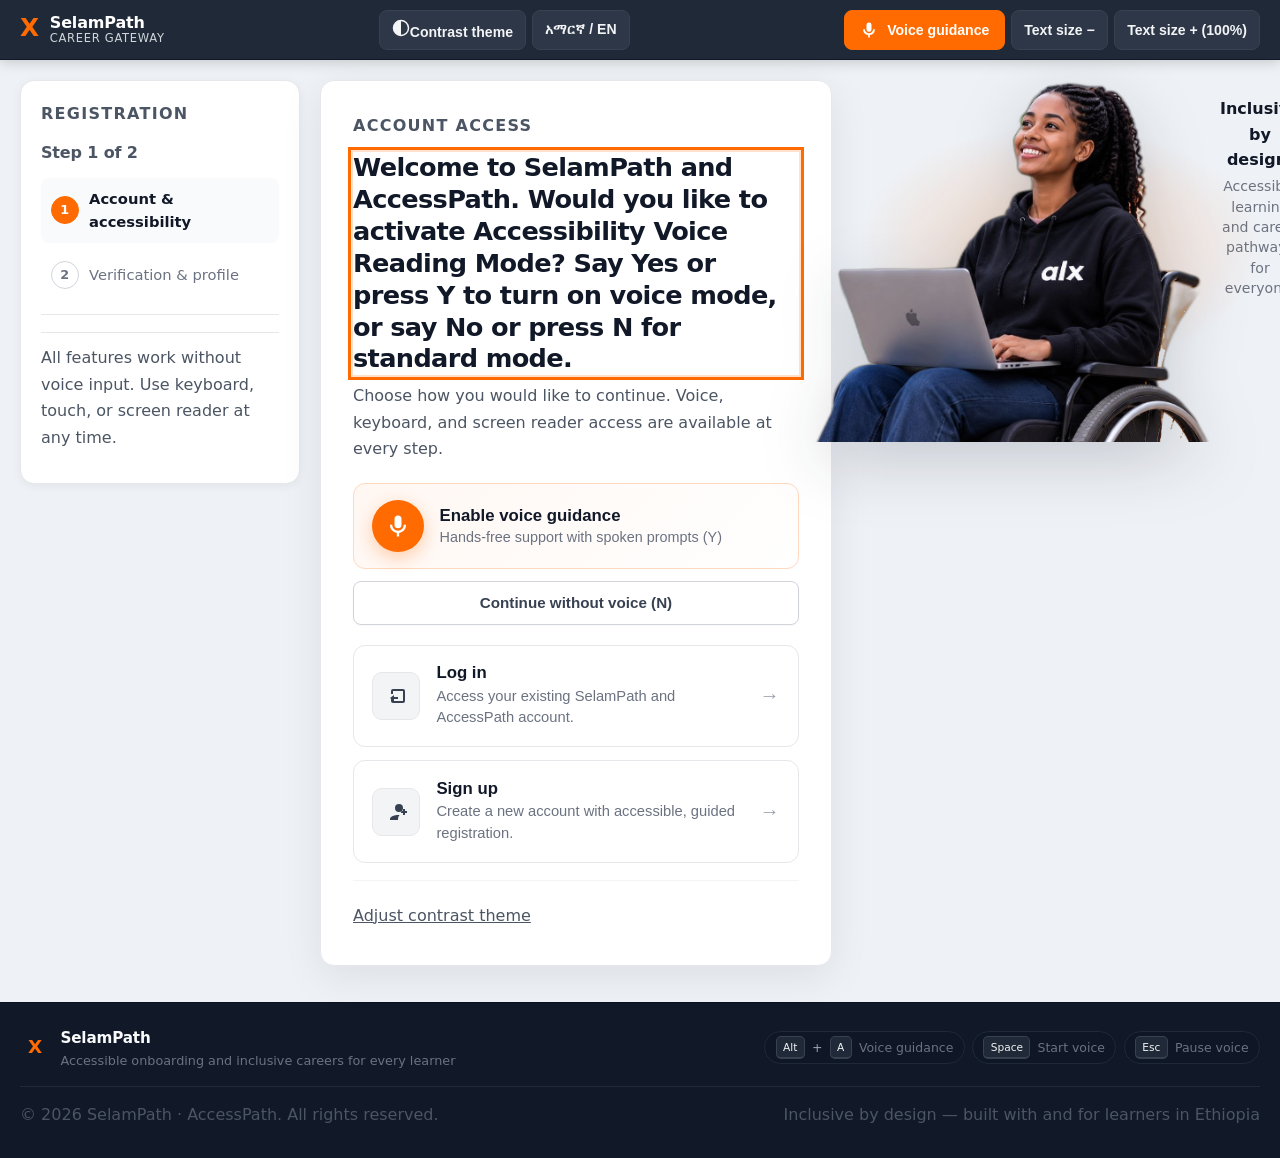
<file: frontend/index.html>
<!DOCTYPE html>
<html lang="en">
<head>
  <meta charset="UTF-8" />
  <meta name="viewport" content="width=device-width, initial-scale=1.0" />
  <meta name="description" content="SelamPath is an accessible onboarding and career gateway for learners in Ethiopia. AccessPath connects skills to inclusive employers." />
  <meta name="theme-color" content="#2583F6" />
  <!-- Set this to your deployed backend URL in production, e.g. https://selampath-api.onrender.com/api/v1 -->
  <meta name="selampath-api-base" content="" />
  <title>SelamPath — Accessible Onboarding &amp; AccessPath Careers</title>
  <link rel="stylesheet" href="./css/accessibility-themes.css?v=21" />
</head>
<body class="db-theme-default page-app">
  <a class="db-skip-link" href="#main-content">Skip to main content</a>
  <div class="page-bg" aria-hidden="true">
    <span class="orb orb-a"></span>
    <span class="orb orb-b"></span>
    <span class="orb orb-c"></span>
    <span class="page-grid"></span>
  </div>
  <div class="page-wrapper page-wrapper-full">
    <main id="main-content" tabindex="-1" class="app-main">
      <h1 class="db-sr-only">SelamPath — Accessible onboarding and AccessPath careers</h1>
      <digital-bridge-onboarding lang="en"></digital-bridge-onboarding>
    </main>
  </div>

  <script src="./js/config.js?v=21"></script>
  <script src="./js/i18n.js?v=21"></script>
  <script src="./js/state-manager.js?v=21"></script>
  <script src="./js/voice-engine.js?v=21"></script>
  <script src="./js/digital-bridge-onboarding.js?v=21"></script>
</body>
</html>
</file>
<file: frontend/css/accessibility-themes.css>
:root {
  --db-bg: #f3f4f6;
  --db-card-bg: #ffffff;
  --db-fg: #111827;
  --db-muted: #4b5563;
  --db-border: #e5e7eb;
  --db-accent: #FF6B00;
  --db-accent-hover: #e55f00;
  --db-accent-soft: #fff3e8;
  --db-accent-fg: #ffffff;
  --db-navy: #0f172a;
  --db-charcoal: #1f2937;
  --db-charcoal-2: #111827;
  --db-surface: #ffffff;
  --db-shadow: 0 8px 30px rgba(17, 24, 39, 0.08);
  --db-shadow-soft: 0 2px 10px rgba(17, 24, 39, 0.06);
  --db-radius: 14px;
  --db-radius-sm: 10px;
  --db-zoom: 1;
}

body {
  margin: 0;
  font-family: "Inter", "Segoe UI Variable", "Segoe UI", system-ui, -apple-system, Roboto, "Helvetica Neue", Arial, sans-serif;
  background: #eef1f5;
  color: var(--db-fg);
  line-height: 1.6;
  min-height: 100vh;
  -webkit-font-smoothing: antialiased;
}

@media (prefers-reduced-motion: reduce) {
  *, *::before, *::after {
    animation: none !important;
    transition: none !important;
    scroll-behavior: auto !important;
  }
}

body.db-theme-default,
.db-theme-default {
  --db-bg: #f3f4f6;
  --db-card-bg: #ffffff;
  --db-fg: #111827;
  --db-muted: #4b5563;
  --db-border: #e5e7eb;
  --db-accent: #FF6B00;
  --db-accent-fg: #ffffff;
}

body.db-theme-dark_yellow,
.db-theme-dark_yellow {
  --db-bg: #000000;
  --db-card-bg: #0a0a0a;
  --db-fg: #ffff00;
  --db-border: #ffff00;
  --db-accent: #ffff00;
  --db-accent-fg: #000000;
}

body.db-theme-light_yellow,
.db-theme-light_yellow {
  --db-bg: #ffffcc;
  --db-card-bg: #ffff99;
  --db-fg: #000000;
  --db-border: #000000;
  --db-accent: #000000;
  --db-accent-fg: #ffff00;
}

body.db-theme-dark_white,
.db-theme-dark_white {
  --db-bg: #000000;
  --db-card-bg: #121212;
  --db-fg: #ffffff;
  --db-border: #ffffff;
  --db-accent: #ffffff;
  --db-accent-fg: #000000;
}

*:focus-visible {
  outline: 3px solid #FF6B00 !important;
  outline-offset: 2px;
  box-shadow: 0 0 0 4px rgba(255, 107, 0, 0.2);
}

.page-bg { display: none; }

.page-wrapper {
  max-width: 1120px;
  margin: 0 auto;
  padding: 2.25rem 1.25rem 4rem;
  position: relative;
}

.page-wrapper-full {
  max-width: 100%;
  width: 100%;
  margin: 0;
  padding: 0;
  min-height: 100vh;
  box-sizing: border-box;
  background: #eef1f5;
}

.page-app .app-main {
  min-height: 100vh;
}

.db-skip-link {
  position: absolute;
  left: -9999px;
  top: 0;
  z-index: 2000;
  padding: 0.75rem 1rem;
  background: #ffffff;
  color: #111827;
  border: 2px solid #FF6B00;
  border-radius: 0 0 8px 0;
  font-weight: 700;
  box-shadow: 0 4px 12px rgba(17,24,39,0.12);
}

.db-skip-link:focus { left: 0; }

/* (legacy hero/page-header styles removed; app uses db-topnav + db-shell layout) */

.site-footer {
  margin-top: 2.75rem;
  padding-top: 1.5rem;
  border-top: 1px solid var(--db-border);
  font-size: 0.95rem;
  color: var(--db-muted);
}

.site-footer kbd {
  padding: 0.15rem 0.45rem;
  border: 1px solid #cbd5e1;
  border-bottom-width: 2px;
  border-radius: 7px;
  font-family: inherit;
  background: #fff;
  color: #0f172a;
  box-shadow: 0 1px 0 rgba(15,23,42,0.04);
}

.db-brand {
  display: flex;
  justify-content: space-between;
  align-items: flex-start;
  flex-wrap: wrap;
  gap: 0.5rem;
  padding-bottom: 0.75rem;
  margin-bottom: 0.75rem;
  border-bottom: 2px solid var(--db-border);
}

.db-brand-name {
  margin: 0;
  font-size: 1.4em;
  font-weight: 800;
  letter-spacing: 0.01em;
}

.db-brand-tagline {
  margin: 0.15rem 0 0;
  font-size: 0.95em;
}

.db-brand-partner {
  align-self: center;
  padding: 0.25rem 0.6rem;
  border: 2px solid var(--db-border);
  border-radius: 999px;
  font-weight: 700;
  font-size: 0.85em;
}

.db-colors-panel {
  margin-bottom: 1rem;
  border: 1px solid var(--db-border);
  border-radius: 12px;
  padding: 0.6rem 0.9rem;
  background: #fbfdfc;
}

.db-colors-panel summary {
  cursor: pointer;
  font-weight: 700;
  min-height: 32px;
  color: #334e68;
}

.db-colors-grid {
  display: flex;
  flex-wrap: wrap;
  gap: 0.85rem;
  align-items: end;
  padding-top: 0.6rem;
}

.db-colors-grid label {
  display: flex;
  flex-direction: column;
  gap: 0.3rem;
  font-weight: 600;
  color: #334e68;
}

.db-colors-grid input[type="color"] {
  width: 96px;
  height: 48px;
  padding: 0;
  border: 1.5px solid #c9d6d3;
  border-radius: 10px;
  background: var(--db-card-bg);
  cursor: pointer;
}

.db-widget-root {
  font-size: calc(1rem * var(--db-zoom));
  zoom: var(--db-zoom);
  position: relative;
  background: transparent;
  color: var(--db-fg);
  border: none;
  border-radius: 0;
  padding: 0;
  box-sizing: border-box;
  max-width: 100%;
  min-height: calc(100vh - 1.5rem);
  overflow-wrap: break-word;
  box-shadow: none;
  backdrop-filter: none;
  animation: cardIn 0.45s cubic-bezier(.2,.8,.2,1);
}

.db-widget-root::before { display: none; }

@keyframes cardIn {
  from { opacity: 0; transform: translateY(12px) scale(0.995); }
  to { opacity: 1; transform: translateY(0) scale(1); }
}

.db-brand {
  display: flex;
  justify-content: space-between;
  align-items: flex-start;
  flex-wrap: wrap;
  gap: 0.75rem;
  padding: 0.25rem 0 1.1rem;
  margin-bottom: 1.1rem;
  border-bottom: 1px solid var(--db-border);
}

.db-brand-name { margin: 0; font-size: 1.4em; font-weight: 800; letter-spacing: -0.02em; color: #0f172a; }
.db-brand-tagline { margin: 0.25rem 0 0; color: var(--db-muted); font-size: 0.98em; }
.db-brand-partner {
  align-self: center;
  padding: 0.35rem 0.8rem;
  border: 1px solid rgba(37, 131, 246, 0.25);
  border-radius: 999px;
  font-weight: 700;
  font-size: 0.85em;
  color: #1d4ed8;
  background: linear-gradient(135deg, rgba(33,150,243,0.1), rgba(51,133,255,0.14));
}

.db-toolbar {
  display: flex;
  flex-wrap: wrap;
  align-items: center;
  gap: 0.4rem;
  padding: 0;
  margin: 0;
  border: none;
}

.db-topnav .db-btn {
  min-width: 44px;
  min-height: 40px;
  padding: 0.45rem 0.75rem;
  font-size: 0.88rem;
  font-weight: 600;
  border-radius: 8px;
  border: 1px solid #374151;
  background: #2d3748;
  color: #f3f4f6;
  cursor: pointer;
  transition: background 0.15s ease, border-color 0.15s ease, color 0.15s ease;
  box-shadow: none;
}
.db-topnav .db-btn:hover { background: #374151; border-color: #4b5563; transform: none; box-shadow: none; }
.db-topnav .db-btn:active { transform: none; }
.db-topnav .db-btn-primary { background: #374151; color: #fff; border-color: #4b5563; box-shadow: none; }
.db-topnav .db-btn-voice {
  display: inline-flex; align-items: center; gap: 0.5rem;
  background: #FF6B00; color: #fff; border-color: #FF6B00;
  font-weight: 700; padding: 0.45rem 0.9rem;
}
.db-topnav .db-btn-voice:hover { background: #e55f00; border-color: #e55f00; }
.db-topnav .db-btn-voice[aria-pressed="true"] { background: #c2410c; border-color: #c2410c; box-shadow: inset 0 0 0 2px rgba(255,255,255,0.25); }
.db-mic-icon, .db-voice-banner-icon { display: inline-flex; align-items: center; justify-content: center; }
.db-mic-icon svg { display: block; }

.db-btn {
  min-width: 48px;
  min-height: 44px;
  padding: 0.6rem 1rem;
  font-size: 0.95rem;
  font-weight: 600;
  border-radius: 8px;
  border: 1px solid #d1d5db;
  background: #ffffff;
  color: #111827;
  cursor: pointer;
  transition: background 0.15s ease, border-color 0.15s ease, box-shadow 0.15s ease;
  box-shadow: 0 1px 2px rgba(17,24,39,0.04);
}
.db-btn:hover { background: #f9fafb; border-color: #9ca3af; }
.db-btn:active { background: #f3f4f6; }

.db-btn-primary {
  background: #FF6B00;
  color: #ffffff;
  border-color: #FF6B00;
  box-shadow: 0 1px 2px rgba(17,24,39,0.05);
}
.db-btn-primary:hover { background: #e55f00; border-color: #e55f00; }
.db-btn-secondary { background: #fff; color: #374151; border-color: #d1d5db; }
.db-link-btn { background: none; border: none; padding: 0; color: #4b5563; text-decoration: underline; font: inherit; cursor: pointer; min-height: 44px; }
.db-link-btn:hover { color: #FF6B00; }

.db-input,
.db-textarea,
.db-select {
  width: 100%;
  min-height: 48px;
  padding: 0.8rem 0.95rem;
  font-size: 1.02em;
  border: 1.5px solid #d8e2ee;
  border-radius: 12px;
  background: #f8fbff;
  color: var(--db-fg);
  box-sizing: border-box;
  font-family: inherit;
  transition: border-color 0.2s ease, box-shadow 0.2s ease, background 0.2s ease;
}

.db-input:hover, .db-textarea:hover, .db-select:hover { border-color: #b9d3fb; }

.db-input:focus, .db-textarea:focus, .db-select:focus {
  border-color: #FF6B00;
  box-shadow: 0 0 0 3px rgba(255, 107, 0, 0.15);
  background: #ffffff;
  outline: none;
}

.db-textarea { min-height: 96px; resize: vertical; }

.db-voice-banner {
  display: flex;
  align-items: center;
  gap: 0.75rem;
  padding: 0.85rem 1rem;
  margin-bottom: 1rem;
  border-radius: 10px;
  border: 1px solid #fed7aa;
  border-left: 4px solid #FF6B00;
  background: #fffaf5;
  color: #1f2937;
}
.db-voice-banner-icon {
  color: #FF6B00;
  flex: 0 0 auto;
  width: 36px; height: 36px;
  border-radius: 50%;
  background: #fff3e8;
}
.db-voice-banner-text { margin: 0; font-size: 0.95rem; font-weight: 500; color: #374151; line-height: 1.45; }

.db-status-banner {
  padding: 0.85rem 1rem;
  margin-bottom: 1rem;
  border-radius: 10px;
  border: 1px solid #e5e7eb;
  background: #f9fafb;
  font-weight: 500;
  color: #374151;
}

.db-error-banner {
  padding: 0.85rem 1rem;
  margin-bottom: 1rem;
  border-radius: 10px;
  border: 1px solid #fecaca;
  border-left: 4px solid #dc2626;
  background: #fff7f7;
  color: #991b1b;
  font-weight: 600;
}

@keyframes fadeSlide {
  from { opacity: 0; transform: translateY(-4px); }
  to { opacity: 1; transform: translateY(0); }
}

.db-card {
  position: relative;
  padding: 1.25rem 1.35rem;
  margin-bottom: 1rem;
  border: 1px solid #e5e7eb;
  border-radius: 12px;
  background: #ffffff;
  box-shadow: var(--db-shadow-soft);
}

.db-card:hover { border-color: #e5e7eb; box-shadow: var(--db-shadow-soft); transform: none; }

@keyframes riseIn {
  from { opacity: 0; transform: translateY(8px); }
  to { opacity: 1; transform: translateY(0); }
}

.db-grid {
  display: grid;
  grid-template-columns: repeat(auto-fit, minmax(260px, 1fr));
  gap: 1.1rem;
  margin: 1.1rem 0;
}

.db-option-card {
  display: flex;
  align-items: center;
  width: 100%;
  text-align: left;
  gap: 0.75rem;
  min-height: 54px;
  padding: 0.9rem 1rem;
  margin-bottom: 0.65rem;
  border: 1.5px solid #d8e2ee;
  border-radius: 14px;
  background: #ffffff;
  color: var(--db-fg);
  font-size: 1em;
  font-weight: 600;
  cursor: pointer;
  transition: transform 0.15s ease, box-shadow 0.2s ease, border-color 0.2s ease, background 0.2s ease;
}

.db-option-card:hover {
  transform: translateY(-1px);
  border-color: #2583F6;
  background: linear-gradient(135deg, #ffffff, #f0f7ff);
  box-shadow: 0 10px 22px rgba(37, 131, 246, 0.14);
}

.db-actions-row {
  display: flex;
  flex-wrap: wrap;
  gap: 0.75rem;
  margin-top: 1.1rem;
  align-items: center;
}

.db-progress-bar {
  width: 100%;
  height: 12px;
  border: none;
  border-radius: 999px;
  overflow: hidden;
  background: #E8EEF5;
  box-shadow: inset 0 1px 2px rgba(15, 23, 42, 0.06);
}

.db-progress-fill {
  height: 100%;
  background: linear-gradient(90deg, #2196F3 0%, #2583F6 50%, #3385FF 100%);
  border-radius: 999px;
  transition: width 0.6s cubic-bezier(.2,.8,.2,1);
  box-shadow: 0 0 0 1px rgba(255,255,255,0.25) inset;
}

.db-passport {
  border: 3px solid var(--db-border);
  border-radius: 12px;
  padding: 1.25rem;
  background: var(--db-card-bg);
}

.db-passport-header {
  display: flex;
  justify-content: space-between;
  align-items: flex-start;
  flex-wrap: wrap;
  gap: 1rem;
  padding-bottom: 1rem;
  border-bottom: 2px solid var(--db-border);
}

.db-passport-kicker {
  margin: 0;
  font-size: 0.85rem;
  font-weight: 700;
  letter-spacing: 0.08em;
  text-transform: uppercase;
}

.db-passport-name {
  margin: 0.15rem 0 0;
  font-size: 1.25rem;
  font-weight: 800;
}

.db-readiness-badge {
  padding: 0.4rem 0.8rem;
  border: 3px solid currentColor;
  border-radius: 999px;
  font-size: 0.9rem;
  font-weight: 800;
  white-space: nowrap;
}

/* Border style reinforces the readiness label without relying on colour alone. */
.db-readiness-job_ready {
  border-style: double;
  color: #1e3a8a;
  background: linear-gradient(135deg, #eff6ff, #dbeafe);
}

.db-readiness-building {
  border-style: dashed;
  color: #1d4ed8;
  background: #f0f7ff;
}

.db-readiness-exploring {
  border-style: dotted;
  color: #334155;
  background: #F4F6F8;
}

.db-passport-meta {
  margin: 0.75rem 0 0;
  font-size: 0.95rem;
  color: var(--db-muted);
}

.db-passport-list {
  margin: 0.35rem 0 1rem;
  padding-left: 1.35rem;
}

.db-passport-list li {
  margin-bottom: 0.3rem;
}

.db-passport-note {
  margin-top: 0.5rem;
  padding: 0.9rem 1rem;
  border: 2px dashed #b9d3fb;
  border-radius: 12px;
  background: linear-gradient(135deg, #f0f7ff, #ffffff);
  color: #1e3a8a;
}

/* Preserve strong, clear styling for high-contrast accessibility themes */
body.db-theme-dark_yellow .db-widget-root,
body.db-theme-light_yellow .db-widget-root,
body.db-theme-dark_white .db-widget-root,
.db-theme-dark_yellow .db-widget-root,
.db-theme-light_yellow .db-widget-root,
.db-theme-dark_white .db-widget-root {
  background: var(--db-card-bg) !important;
  backdrop-filter: none !important;
  box-shadow: none !important;
  border: 3px solid var(--db-border) !important;
  animation: none !important;
}
body.db-theme-dark_yellow .db-widget-root::before,
body.db-theme-light_yellow .db-widget-root::before,
body.db-theme-dark_white .db-widget-root::before { display: none; }
body.db-theme-dark_yellow .db-btn,
body.db-theme-light_yellow .db-btn,
body.db-theme-dark_white .db-btn,
body.db-theme-dark_yellow .db-card,
body.db-theme-light_yellow .db-card,
body.db-theme-dark_white .db-card,
body.db-theme-dark_yellow .db-option-card,
body.db-theme-light_yellow .db-option-card,
body.db-theme-dark_white .db-option-card,
body.db-theme-dark_yellow .db-input,
body.db-theme-light_yellow .db-input,
body.db-theme-dark_white .db-input,
body.db-theme-dark_yellow .db-status-banner,
body.db-theme-light_yellow .db-status-banner,
body.db-theme-dark_white .db-status-banner {
  background: var(--db-card-bg) !important;
  color: var(--db-fg) !important;
  box-shadow: none !important;
  border-color: var(--db-border) !important;
}
body.db-theme-dark_yellow .db-btn-primary,
body.db-theme-light_yellow .db-btn-primary,
body.db-theme-dark_white .db-btn-primary {
  background: var(--db-accent) !important;
  color: var(--db-accent-fg) !important;
}
body.db-theme-dark_yellow .db-progress-fill,
body.db-theme-light_yellow .db-progress-fill,
body.db-theme-dark_white .db-progress-fill { background: var(--db-accent) !important; }
body.db-theme-dark_yellow .page-bg, body.db-theme-light_yellow .page-bg, body.db-theme-dark_white .page-bg { display: none; }
body.db-theme-dark_yellow .db-main, body.db-theme-light_yellow .db-main, body.db-theme-dark_white .db-main { background: var(--db-card-bg) !important; backdrop-filter: none !important; box-shadow: none !important; }
body.db-theme-dark_yellow .hero-mark, body.db-theme-light_yellow .hero-mark, body.db-theme-dark_white .hero-mark { color: var(--db-fg); -webkit-text-fill-color: var(--db-fg); background: none; }
body.db-theme-dark_yellow .hero-badge, body.db-theme-light_yellow .hero-badge, body.db-theme-dark_white .hero-badge { background: var(--db-card-bg); color: var(--db-fg); box-shadow: none; }
body.db-theme-dark_yellow .hero-eyebrow, body.db-theme-light_yellow .hero-eyebrow, body.db-theme-dark_white .hero-eyebrow { background: var(--db-card-bg); color: var(--db-fg); border: 1px solid var(--db-border); }
body.db-theme-dark_yellow .db-widget-root h2, body.db-theme-light_yellow .db-widget-root h2, body.db-theme-dark_white .db-widget-root h2,
body.db-theme-dark_yellow .db-widget-root h3, body.db-theme-light_yellow .db-widget-root h3, body.db-theme-dark_white .db-widget-root h3,
body.db-theme-dark_yellow .db-widget-root p, body.db-theme-light_yellow .db-widget-root p, body.db-theme-dark_white .db-widget-root p,
body.db-theme-dark_yellow .db-widget-root label, body.db-theme-light_yellow .db-widget-root label, body.db-theme-dark_white .db-widget-root label,
body.db-theme-dark_yellow .db-brand-name, body.db-theme-light_yellow .db-brand-name, body.db-theme-dark_white .db-brand-name,
body.db-theme-dark_yellow .db-brand-tagline, body.db-theme-light_yellow .db-brand-tagline, body.db-theme-dark_white .db-brand-tagline { color: var(--db-fg) !important; }
body.db-theme-dark_yellow .db-brand-partner, body.db-theme-light_yellow .db-brand-partner, body.db-theme-dark_white .db-brand-partner { color: var(--db-fg) !important; border-color: var(--db-border) !important; }
body.db-theme-dark_yellow .db-sidebar, body.db-theme-light_yellow .db-sidebar, body.db-theme-dark_white .db-sidebar,
body.db-theme-dark_yellow .db-sidebar-card, body.db-theme-light_yellow .db-sidebar-card, body.db-theme-dark_white .db-sidebar-card,
body.db-theme-dark_yellow .db-sidebar-tip, body.db-theme-light_yellow .db-sidebar-tip, body.db-theme-dark_white .db-sidebar-tip,
body.db-theme-dark_yellow .db-sidebar-steps li, body.db-theme-light_yellow .db-sidebar-steps li, body.db-theme-dark_white .db-sidebar-steps li {
  background: var(--db-card-bg) !important; color: var(--db-fg) !important; border-color: var(--db-border) !important; box-shadow: none !important;
}
body.db-theme-dark_yellow .db-sidebar-steps li::before, body.db-theme-light_yellow .db-sidebar-steps li::before, body.db-theme-dark_white .db-sidebar-steps li::before { background: var(--db-fg) !important; box-shadow: none !important; }
body.db-theme-dark_yellow .db-sidebar-kicker, body.db-theme-light_yellow .db-sidebar-kicker, body.db-theme-dark_white .db-sidebar-kicker,
body.db-theme-dark_yellow .db-sidebar-step, body.db-theme-light_yellow .db-sidebar-step, body.db-theme-dark_white .db-sidebar-step { color: var(--db-fg) !important; }

@media print {
  .db-toolbar,
  .db-colors-panel,
  .db-actions-row,
  .db-status-banner,
  .db-error-banner,
  .site-header,
  .site-footer,
  .db-skip-link,
  .page-bg {
    display: none !important;
  }

  body,
  .db-passport,
  .db-passport .db-card {
    background: #ffffff !important;
    color: #000000 !important;
  }

  .db-passport {
    border: 0;
    padding: 0;
  }

  .db-passport .db-card {
    break-inside: avoid;
    border-color: #000000;
  }

  .db-progress-fill {
    background: #000000 !important;
  }
}

.db-sr-only {
  position: absolute;
  width: 1px;
  height: 1px;
  padding: 0;
  margin: -1px;
  overflow: hidden;
  clip: rect(0, 0, 0, 0);
  white-space: nowrap;
  border: 0;
}

/* App shell: top nav + body + footer */
.db-app {
  display: flex;
  flex-direction: column;
  min-height: 100vh;
  background: #eef1f5;
}
.db-topnav {
  position: sticky;
  top: 0;
  z-index: 100;
  display: flex;
  align-items: center;
  justify-content: space-between;
  gap: 1rem;
  padding: 0.6rem 1.25rem;
  background: #1f2937;
  color: #f9fafb;
  border-bottom: 1px solid #111827;
  box-shadow: 0 2px 12px rgba(0,0,0,0.18);
}
.db-topnav-brand { display: flex; align-items: center; gap: 0.7rem; min-width: 0; }
.db-logo-mark {
  display: inline-flex; align-items: center; justify-content: center;
  width: auto; height: auto; border-radius: 0;
  background: none; box-shadow: none;
  color: #FF6B00; font-weight: 900; font-size: 1.55rem; line-height: 1;
  letter-spacing: -0.02em; font-family: inherit;
  transform: translateY(-1px);
}
.db-logo-text { display: flex; flex-direction: column; line-height: 1.15; }
.db-logo-name { font-weight: 700; font-size: 1rem; color: #fff; letter-spacing: -0.01em; }
.db-logo-sub { font-size: 0.72rem; color: #d1d5db; letter-spacing: 0.06em; text-transform: uppercase; }

.db-shell {
  display: grid;
  grid-template-columns: 280px 1fr;
  gap: 1.25rem;
  align-items: start;
  flex: 1;
  width: 100%;
  max-width: 1440px;
  margin: 0 auto;
  padding: 1.25rem;
  box-sizing: border-box;
}
.db-sidebar {
  position: sticky;
  top: 5rem;
  align-self: start;
  background: #ffffff;
  border: 1px solid #e5e7eb;
  border-radius: var(--db-radius);
  padding: 1.25rem;
  box-shadow: var(--db-shadow-soft);
}
.db-sidebar .db-brand { margin-bottom: 0.85rem; padding-bottom: 0.85rem; border-bottom-color: #e5e7eb; }
.db-sidebar .db-brand-name { font-size: 1.1em; color: #111827; }
.db-sidebar .db-brand-tagline { color: #4b5563; font-size: 0.9em; }
.db-sidebar .db-brand-partner { color: #FF6B00; border-color: #ffd9bf; background: #fff7f2; }
.db-side-nav { flex: 1; }
.db-main {
  min-width: 0;
  background: transparent;
  border: none;
  border-radius: 0;
  padding: 0;
  box-shadow: none;
  display: flex;
  flex-direction: column;
}
.db-content { min-width: 0; width: 100%; flex: 1; }

.db-main-footer {
  background: #111827;
  color: #9ca3af;
  font-size: 0.84rem;
  border-top: 1px solid #0b1220;
}
.db-footer-inner {
  max-width: 1440px;
  margin: 0 auto;
  padding: 1.4rem 1.25rem 1.1rem;
  display: flex;
  flex-direction: column;
  gap: 1.05rem;
}
.db-footer-top {
  display: flex;
  align-items: center;
  justify-content: space-between;
  gap: 1rem 1.5rem;
  flex-wrap: wrap;
}
.db-footer-brand { display: flex; align-items: center; gap: 0.65rem; min-width: 0; }
.db-footer-mark {
  display: inline-flex; align-items: center; justify-content: center;
  width: 30px; height: 30px; flex: 0 0 auto;
  color: #FF6B00; font-weight: 900; font-size: 1.15rem; line-height: 1;
  letter-spacing: -0.02em;
}
.db-footer-brand-text { display: flex; flex-direction: column; gap: 0.1rem; min-width: 0; }
.db-footer-name {
  color: #f9fafb; font-weight: 700; font-size: 0.95rem; letter-spacing: -0.01em;
}
.db-footer-tagline { color: #6b7280; font-size: 0.8rem; line-height: 1.4; }
.db-footer-shortcuts { display: flex; flex-wrap: wrap; gap: 0.45rem; align-items: center; }
.db-shortcut {
  display: inline-flex; align-items: center; gap: 0.45rem;
  padding: 0.28rem 0.65rem;
  border: 1px solid #1f2937;
  border-radius: 999px;
  background: #0f1626;
  color: #9ca3af;
  font-size: 0.78rem;
}
.db-shortcut small { color: #6b7280; font-size: 0.78rem; }
.db-footer-bottom {
  display: flex;
  align-items: center;
  justify-content: space-between;
  gap: 0.4rem 1.25rem;
  flex-wrap: wrap;
  padding-top: 0.95rem;
  border-top: 1px solid #1f2937;
  font-size: 0.78rem;
  color: #6b7280;
}
.db-footer-bottom p { margin: 0; }
.db-footer-note { color: #4b5563; }
.db-main-footer kbd {
  padding: 0.08rem 0.4rem;
  border: 1px solid #374151;
  border-bottom-width: 2px;
  border-radius: 5px;
  font-family: inherit;
  background: #1f2937;
  color: #f3f4f6;
  font-size: 0.85em;
}
.db-side-nav { display: flex; flex-direction: column; gap: 0.4rem; }
.db-nav-item {
  width: 100%;
  justify-content: flex-start;
  text-align: left;
  font-size: 0.93rem;
  padding: 0.65rem 0.85rem;
  border-radius: 8px;
}
.db-nav-item.is-active, .db-nav-item.db-btn-primary {
  background: #fff7f2 !important; color: #c2410c !important; border-color: #ffd9bf !important;
  box-shadow: none !important; font-weight: 700;
}
.db-side-nav-spacer { height: 0.25rem; border-top: 1px solid #e5e7eb; margin: 0.4rem 0; }
.db-nav-logout { margin-top: 0.1rem; color: #4b5563; background: #fff; }
.db-nav-logout:hover { color: #991b1b; border-color: #fecaca; background: #fff7f7; box-shadow: none; }

.db-sidebar-card {
  background: #fff;
  border: none;
  border-radius: 0;
  padding: 0;
  margin-bottom: 1rem;
  box-shadow: none;
}
.db-progress-card { padding-bottom: 1rem; border-bottom: 1px solid #e5e7eb; margin-bottom: 1.1rem; }
.db-sidebar-kicker { margin: 0; font-size: 0.75rem; font-weight: 700; text-transform: uppercase; letter-spacing: 0.08em; color: #FF6B00; }
.db-sidebar-step { margin: 0.2rem 0 0.75rem; font-size: 1.1rem; font-weight: 700; color: #111827; letter-spacing: -0.01em; }
.db-sidebar-steps { list-style: none; margin: 0; padding: 0; display: grid; gap: 0.6rem; counter-reset: none; }
.db-sidebar-steps li {
  position: relative;
  display: flex; align-items: center; gap: 0.65rem;
  padding: 0.55rem 0.6rem;
  border-radius: 8px;
  color: #6b7280;
  background: transparent;
  font-weight: 500;
  font-size: 0.92rem;
}
.db-sidebar-steps li::before { display: none; }
.db-step-num {
  display: inline-flex; align-items: center; justify-content: center;
  width: 26px; height: 26px; border-radius: 50%;
  border: 1.5px solid #d1d5db; background: #fff; color: #6b7280;
  font-size: 0.8rem; font-weight: 700; flex: 0 0 auto;
}
.db-sidebar-steps li.is-active { color: #111827; font-weight: 600; background: #f9fafb; }
.db-sidebar-steps li.is-active .db-step-num { border-color: #FF6B00; background: #FF6B00; color: #fff; }
.db-sidebar-help { margin: 0.75rem 0 0; font-size: 0.85rem; color: #6b7280; line-height: 1.5; padding-top: 0.75rem; border-top: 1px solid #e5e7eb; }
.db-sidebar-tip {
  font-size: 0.92rem;
  color: #334155;
  background: linear-gradient(135deg, #f0f7ff, #ffffff);
  border: 1px solid #dbeafe;
  border-radius: 12px;
  padding: 0.75rem 0.85rem;
  line-height: 1.45;
}

/* Global polish and responsiveness for component content */
.db-widget-root h2 { margin: 0 0 0.5rem; font-size: clamp(1.4rem, 2vw, 1.85rem); line-height: 1.25; letter-spacing: -0.025em; font-weight: 700; color: #111827; }
.db-widget-root h3 { margin: 0 0 0.4rem; font-size: 1.1rem; line-height: 1.35; font-weight: 650; letter-spacing: -0.01em; color: #111827; }
.db-widget-root p { color: #4b5563; font-size: 1rem; line-height: 1.65; margin: 0 0 0.75rem; }
.db-widget-root nav.db-actions-row { padding: 0.25rem 0 0.5rem; }
.db-widget-root label { font-weight: 600; font-size: 0.94rem; color: #374151; }
.db-widget-root strong { color: #111827; font-weight: 650; }
.db-widget-root article.db-card h3, .db-widget-root .db-card h3 { margin-top: 0; }
.db-widget-root form.db-card label { display: block; margin-bottom: 0.75rem; }
.db-content > form, .db-content > div { max-width: 100%; }
.db-widget-root .db-passport { border-color: #e5e7eb; background: #fff; box-shadow: var(--db-shadow-soft); }
.db-widget-root .db-readiness-badge { box-shadow: none; }

.db-option-card:hover { border-color: #FF6B00; background: #fffaf7; box-shadow: 0 4px 14px rgba(255,107,0,0.1); transform: none; }
.db-progress-bar { background: #e5e7eb; }
.db-progress-fill { background: linear-gradient(90deg, #FF6B00, #ff8a33); }

/* Utility classes (replace inline styles) */
.db-form-kicker { margin: 0 0 0.25rem; font-weight: 700; color: #111827; }
.db-fieldset { border: none; padding: 0; margin: 1rem 0; }
.db-mt-1 { margin-top: 1rem; }
.db-profile-row { margin: 0.25rem 0; }
.db-apply-form { margin-top: 1rem; }

/* Dashboard welcome band with brand cutout */
.db-dash-hero {
  display: flex;
  align-items: center;
  justify-content: space-between;
  gap: 1.5rem;
  padding: 1.5rem 1.75rem;
  margin-bottom: 1.25rem;
  background: linear-gradient(120deg, #ffffff 55%, #fff7f2 100%);
  border: 1px solid #ffe3cf;
  border-radius: 16px;
  box-shadow: var(--db-shadow-soft);
  overflow: hidden;
}
.db-dash-hero-text { min-width: 0; }
.db-dash-hero-text h2 { margin-bottom: 0.35rem; }
.db-dash-hero-text .db-card-lead { margin-bottom: 0; }
.db-dash-hero-img {
  width: 132px;
  height: auto;
  flex: 0 0 auto;
  filter: drop-shadow(0 12px 22px rgba(17,24,39,0.16));
}
@media (max-width: 760px) {
  .db-dash-hero { padding: 1.25rem; }
  .db-dash-hero-img { width: 96px; }
}
@media (max-width: 560px) {
  .db-dash-hero-img { display: none; }
}

/* Auth / registration layout */
.db-auth-layout {
  display: grid;
  grid-template-columns: minmax(0, 1fr) 400px;
  gap: 1.75rem;
  align-items: start;
}
.db-auth-main { min-width: 0; }
.db-auth-card-wrap { width: 100%; }
.db-central-card {
  max-width: 640px;
  padding: 2rem 2rem 1.75rem;
  border: 1px solid #e5e7eb;
  border-radius: 14px;
  box-shadow: 0 10px 40px rgba(17,24,39,0.08);
  background: #fff;
}
.db-card-eyebrow { margin: 0 0 0.35rem; font-size: 0.75rem; font-weight: 700; letter-spacing: 0.08em; text-transform: uppercase; color: #FF6B00; }
.db-card-lead { margin: 0 0 1.25rem; color: #4b5563; font-size: 1.02rem; }

.db-voice-prompt { margin: 1.25rem 0; display: grid; gap: 0.75rem; }
.db-voice-cta {
  display: flex; align-items: center; gap: 1rem; width: 100%; text-align: left;
  padding: 1rem 1.1rem; border-radius: 12px; border: 1px solid #ffd9bf;
  background: linear-gradient(135deg, #fff7f2 0%, #fff 100%);
  cursor: pointer; transition: border-color 0.15s, box-shadow 0.15s;
}
.db-voice-cta:hover { border-color: #FF6B00; box-shadow: 0 4px 16px rgba(255,107,0,0.12); }
.db-voice-cta-icon {
  display: inline-flex; align-items: center; justify-content: center;
  width: 52px; height: 52px; border-radius: 50%; flex: 0 0 auto;
  background: #FF6B00; color: #fff; box-shadow: 0 6px 18px rgba(255,107,0,0.3);
}
.db-voice-cta-text { display: flex; flex-direction: column; gap: 0.15rem; }
.db-voice-cta-text strong { font-size: 1.05rem; color: #111827; }
.db-voice-cta-text small { font-size: 0.9rem; color: #6b7280; font-weight: 500; }

.db-action-cards { display: grid; gap: 0.85rem; margin-top: 0.5rem; }
.db-action-card {
  display: flex; align-items: center; gap: 1rem; width: 100%; text-align: left;
  padding: 1.1rem 1.15rem; border: 1px solid #e5e7eb; border-radius: 12px;
  background: #fff; cursor: pointer; transition: border-color 0.15s, box-shadow 0.15s, transform 0.15s;
}
.db-action-card:hover { border-color: #FF6B00; box-shadow: 0 6px 20px rgba(17,24,39,0.08); transform: translateY(-1px); }
.db-action-icon {
  display: inline-flex; align-items: center; justify-content: center;
  width: 46px; height: 46px; border-radius: 10px; flex: 0 0 auto;
  background: #f3f4f6; color: #374151; border: 1px solid #e5e7eb;
}
.db-action-card:hover .db-action-icon { background: #fff7f2; color: #FF6B00; border-color: #ffd9bf; }
.db-action-body { display: flex; flex-direction: column; gap: 0.15rem; flex: 1; min-width: 0; }
.db-action-title { font-size: 1.05rem; font-weight: 700; color: #111827; }
.db-action-desc { font-size: 0.92rem; color: #6b7280; font-weight: 500; line-height: 1.45; }
.db-action-arrow { font-size: 1.25rem; color: #9ca3af; flex: 0 0 auto; transition: color 0.15s, transform 0.15s; }
.db-action-card:hover .db-action-arrow { color: #FF6B00; transform: translateX(2px); }
.db-auth-aux { margin-top: 1.1rem; padding-top: 0.75rem; border-top: 1px solid #f3f4f6; }

.db-auth-visual {
  position: sticky;
  top: 5rem;
  display: flex;
  flex-direction: column;
  align-items: center;
  background: none;
  border: none;
  padding: 0;
  box-shadow: none;
}
.db-visual-media {
  position: relative;
  width: 100%;
  display: flex;
  justify-content: center;
}
/* Soft brand glow behind the cutout, fills the composition */
.db-visual-media::before {
  content: "";
  position: absolute;
  inset: 8% 0 12%;
  background: radial-gradient(ellipse 65% 55% at 50% 48%, rgba(255,107,0,0.20) 0%, rgba(255,107,0,0.07) 55%, transparent 78%);
  pointer-events: none;
}
.db-visual-img {
  position: relative;
  width: 100%;
  max-width: 400px;
  height: auto;
  display: block;
  filter: drop-shadow(0 18px 32px rgba(17,24,39,0.18));
}
.db-visual-caption {
  padding: 1rem 0.5rem 0.15rem;
  text-align: center;
  display: flex;
  flex-direction: column;
  gap: 0.2rem;
}
.db-visual-caption strong { font-size: 1rem; color: #111827; }
.db-visual-caption span { font-size: 0.88rem; color: #6b7280; line-height: 1.45; }

/* Wizard/form inside central area */
.db-content form#db-wizard-form {
  max-width: 640px;
  background: #fff; border: 1px solid #e5e7eb; border-radius: 14px;
  padding: 1.75rem 2rem; box-shadow: 0 10px 40px rgba(17,24,39,0.08);
}

/* High-contrast additions for new elements */
body.db-theme-dark_yellow .db-topnav, body.db-theme-light_yellow .db-topnav, body.db-theme-dark_white .db-topnav,
body.db-theme-dark_yellow .db-main-footer, body.db-theme-light_yellow .db-main-footer, body.db-theme-dark_white .db-main-footer {
  background: var(--db-card-bg) !important; color: var(--db-fg) !important; border-color: var(--db-border) !important; box-shadow: none !important;
}
body.db-theme-dark_yellow .db-topnav .db-btn, body.db-theme-light_yellow .db-topnav .db-btn, body.db-theme-dark_white .db-topnav .db-btn,
body.db-theme-dark_yellow .db-voice-cta, body.db-theme-light_yellow .db-voice-cta, body.db-theme-dark_white .db-voice-cta,
body.db-theme-dark_yellow .db-action-card, body.db-theme-light_yellow .db-action-card, body.db-theme-dark_white .db-action-card,
body.db-theme-dark_yellow .db-central-card, body.db-theme-light_yellow .db-central-card, body.db-theme-dark_white .db-central-card,
body.db-theme-dark_yellow .db-dash-hero, body.db-theme-light_yellow .db-dash-hero, body.db-theme-dark_white .db-dash-hero,
body.db-theme-dark_yellow .db-voice-banner, body.db-theme-light_yellow .db-voice-banner, body.db-theme-dark_white .db-voice-banner {
  background: var(--db-card-bg) !important; color: var(--db-fg) !important; border-color: var(--db-border) !important; box-shadow: none !important;
}
body.db-theme-dark_yellow .db-voice-cta-icon, body.db-theme-light_yellow .db-voice-cta-icon, body.db-theme-dark_white .db-voice-cta-icon,
body.db-theme-dark_yellow .db-logo-mark, body.db-theme-light_yellow .db-logo-mark, body.db-theme-dark_white .db-logo-mark,
body.db-theme-dark_yellow .db-footer-mark, body.db-theme-light_yellow .db-footer-mark, body.db-theme-dark_white .db-footer-mark {
  background: none !important; color: var(--db-accent) !important; box-shadow: none !important;
}
body.db-theme-dark_yellow .db-logo-name, body.db-theme-light_yellow .db-logo-name, body.db-theme-dark_white .db-logo-name,
body.db-theme-dark_yellow .db-logo-sub, body.db-theme-light_yellow .db-logo-sub, body.db-theme-dark_white .db-logo-sub,
body.db-theme-dark_yellow .db-action-title, body.db-theme-light_yellow .db-action-title, body.db-theme-dark_white .db-action-title,
body.db-theme-dark_yellow .db-action-desc, body.db-theme-light_yellow .db-action-desc, body.db-theme-dark_white .db-action-desc,
body.db-theme-dark_yellow .db-action-arrow, body.db-theme-light_yellow .db-action-arrow, body.db-theme-dark_white .db-action-arrow,
body.db-theme-dark_yellow .db-voice-cta-text strong, body.db-theme-light_yellow .db-voice-cta-text strong, body.db-theme-dark_white .db-voice-cta-text strong,
body.db-theme-dark_yellow .db-voice-cta-text small, body.db-theme-light_yellow .db-voice-cta-text small, body.db-theme-dark_white .db-voice-cta-text small,
body.db-theme-dark_yellow .db-voice-banner-text, body.db-theme-light_yellow .db-voice-banner-text, body.db-theme-dark_white .db-voice-banner-text,
body.db-theme-dark_yellow .db-card-eyebrow, body.db-theme-light_yellow .db-card-eyebrow, body.db-theme-dark_white .db-card-eyebrow,
body.db-theme-dark_yellow .db-card-lead, body.db-theme-light_yellow .db-card-lead, body.db-theme-dark_white .db-card-lead,
body.db-theme-dark_yellow .db-visual-caption strong, body.db-theme-light_yellow .db-visual-caption strong, body.db-theme-dark_white .db-visual-caption strong,
body.db-theme-dark_yellow .db-visual-caption span, body.db-theme-light_yellow .db-visual-caption span, body.db-theme-dark_white .db-visual-caption span,
body.db-theme-dark_yellow .db-footer-shortcuts, body.db-theme-light_yellow .db-footer-shortcuts, body.db-theme-dark_white .db-footer-shortcuts { color: var(--db-fg) !important; }
body.db-theme-dark_yellow .db-step-num, body.db-theme-light_yellow .db-step-num, body.db-theme-dark_white .db-step-num { border-color: var(--db-border) !important; }
body.db-theme-dark_yellow .db-sidebar-steps li.is-active .db-step-num, body.db-theme-light_yellow .db-sidebar-steps li.is-active .db-step-num, body.db-theme-dark_white .db-sidebar-steps li.is-active .db-step-num { background: var(--db-accent) !important; color: var(--db-accent-fg) !important; }

@media (max-width: 1100px) {
  .db-auth-layout { grid-template-columns: 1fr; }
  .db-auth-visual { position: static; order: -1; max-width: 360px; margin: 0 auto; }
}
@media (max-width: 980px) {
  .db-shell { grid-template-columns: 1fr; }
  .db-sidebar { position: static; top: auto; }
  .db-topnav { flex-wrap: wrap; gap: 0.5rem 0.75rem; }
  .db-topnav-brand { width: 100%; }
  .db-toolbar { width: 100%; }
}
@media (max-width: 640px) {
  .db-shell { padding: 0.75rem; gap: 0.75rem; }
  .db-central-card, .db-content form#db-wizard-form { padding: 1.25rem 1rem; }
  .db-topnav { padding: 0.6rem 0.75rem; }
  .db-action-card { width: 100%; }
  .db-toolbar { flex-wrap: wrap; }
  .db-footer-top { flex-direction: column; align-items: flex-start; gap: 0.8rem; }
  .db-footer-bottom { flex-direction: column; align-items: flex-start; }
  .db-footer-shortcuts { gap: 0.35rem; }
  .db-auth-layout { grid-template-columns: 1fr; }
  .db-auth-visual { position: static; order: -1; max-width: 250px; margin: 0 auto; }
  .db-visual-caption { display: none; }
}
@media (prefers-reduced-motion: no-preference) {
  .db-topnav .db-btn-voice { transition: background 0.15s ease, border-color 0.15s ease, box-shadow 0.2s ease; }
}
</file>
